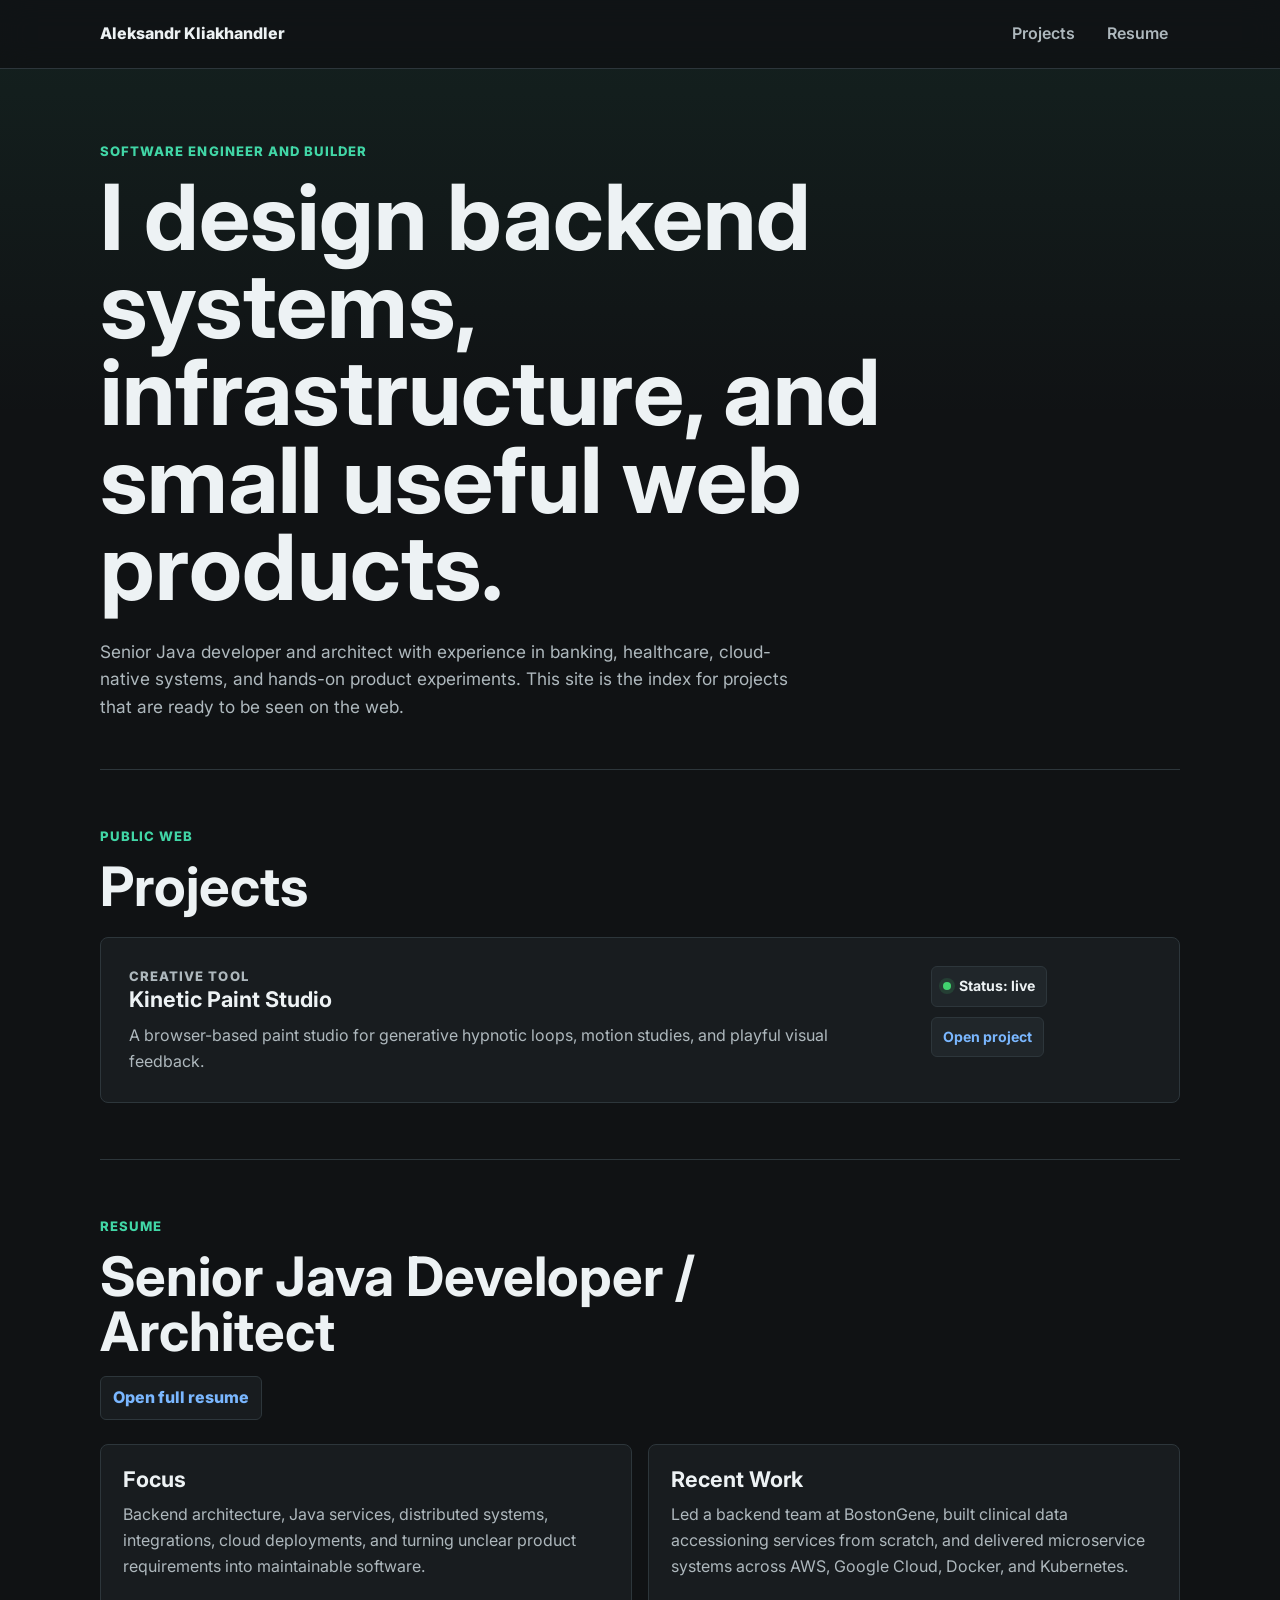
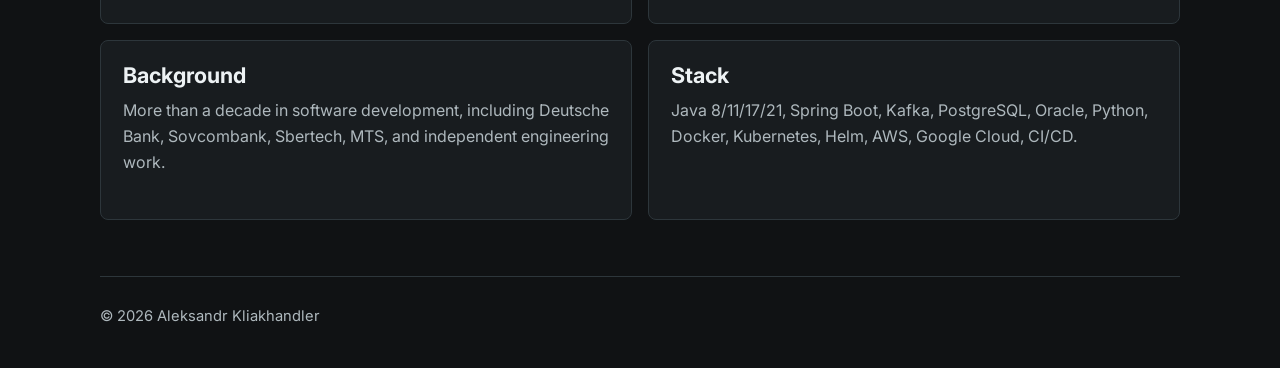
<file: index.html>
<!DOCTYPE html>
<html lang="en">
<head>
    <meta charset="UTF-8">
    <meta name="viewport" content="width=device-width, initial-scale=1.0">
    <title>Aleksandr Kliakhandler - Projects</title>
    <meta name="description" content="Personal index for Aleksandr Kliakhandler: selected web projects and a short professional resume.">
    <link rel="icon" href="favicon.svg" type="image/svg+xml">
    <link rel="stylesheet" href="style.css">
    <link rel="preconnect" href="https://fonts.googleapis.com">
    <link rel="preconnect" href="https://fonts.gstatic.com" crossorigin>
    <link href="https://fonts.googleapis.com/css2?family=Inter:wght@400;500;600;700;800&amp;display=swap" rel="stylesheet">
</head>
<body>
    <header class="site-header">
        <nav class="nav" aria-label="Main navigation">
            <a class="brand" href="/">Aleksandr Kliakhandler</a>
            <div class="nav-links">
                <a href="#projects">Projects</a>
                <a href="resume.html">Resume</a>
            </div>
        </nav>
    </header>

    <main>
        <section class="hero" aria-labelledby="intro-title">
            <div class="hero-copy">
                <p class="eyebrow">Software engineer and builder</p>
                <h1 id="intro-title">I design backend systems, infrastructure, and small useful web products.</h1>
                <p class="intro">
                    Senior Java developer and architect with experience in banking, healthcare, cloud-native systems,
                    and hands-on product experiments. This site is the index for projects that are ready to be seen on the web.
                </p>
            </div>
        </section>

        <section id="projects" class="section" aria-labelledby="projects-title">
            <div class="section-heading">
                <p class="eyebrow">Public web</p>
                <h2 id="projects-title">Projects</h2>
            </div>

            <article class="project-card">
                <div class="project-main">
                    <p class="project-kicker">Creative tool</p>
                    <h3>Kinetic Paint Studio</h3>
                    <p>
                        A browser-based paint studio for generative hypnotic loops, motion studies,
                        and playful visual feedback.
                    </p>
                </div>
                <div class="project-meta" aria-label="Kinetic Paint Studio status">
                    <span class="status-live">Status: live</span>
                    <a class="project-link" href="https://loop-generator.aleksandrkliakhandler.com/">Open project</a>
                </div>
            </article>
        </section>

        <section id="resume" class="section resume-section" aria-labelledby="resume-title">
            <div class="section-heading">
                <p class="eyebrow">Resume</p>
                <h2 id="resume-title">Senior Java Developer / Architect</h2>
                <a class="text-link" href="resume.html">Open full resume</a>
            </div>

            <div class="resume-grid">
                <div>
                    <h3>Focus</h3>
                    <p>
                        Backend architecture, Java services, distributed systems, integrations, cloud deployments,
                        and turning unclear product requirements into maintainable software.
                    </p>
                </div>
                <div>
                    <h3>Recent Work</h3>
                    <p>
                        Led a backend team at BostonGene, built clinical data accessioning services from scratch,
                        and delivered microservice systems across AWS, Google Cloud, Docker, and Kubernetes.
                    </p>
                </div>
                <div>
                    <h3>Background</h3>
                    <p>
                        More than a decade in software development, including Deutsche Bank, Sovcombank, Sbertech,
                        MTS, and independent engineering work.
                    </p>
                </div>
                <div>
                    <h3>Stack</h3>
                    <p>
                        Java 8/11/17/21, Spring Boot, Kafka, PostgreSQL, Oracle, Python, Docker, Kubernetes,
                        Helm, AWS, Google Cloud, CI/CD.
                    </p>
                </div>
            </div>
        </section>
    </main>

    <footer class="footer">
        <p>&copy; 2026 Aleksandr Kliakhandler</p>
    </footer>
</body>
</html>
</file>
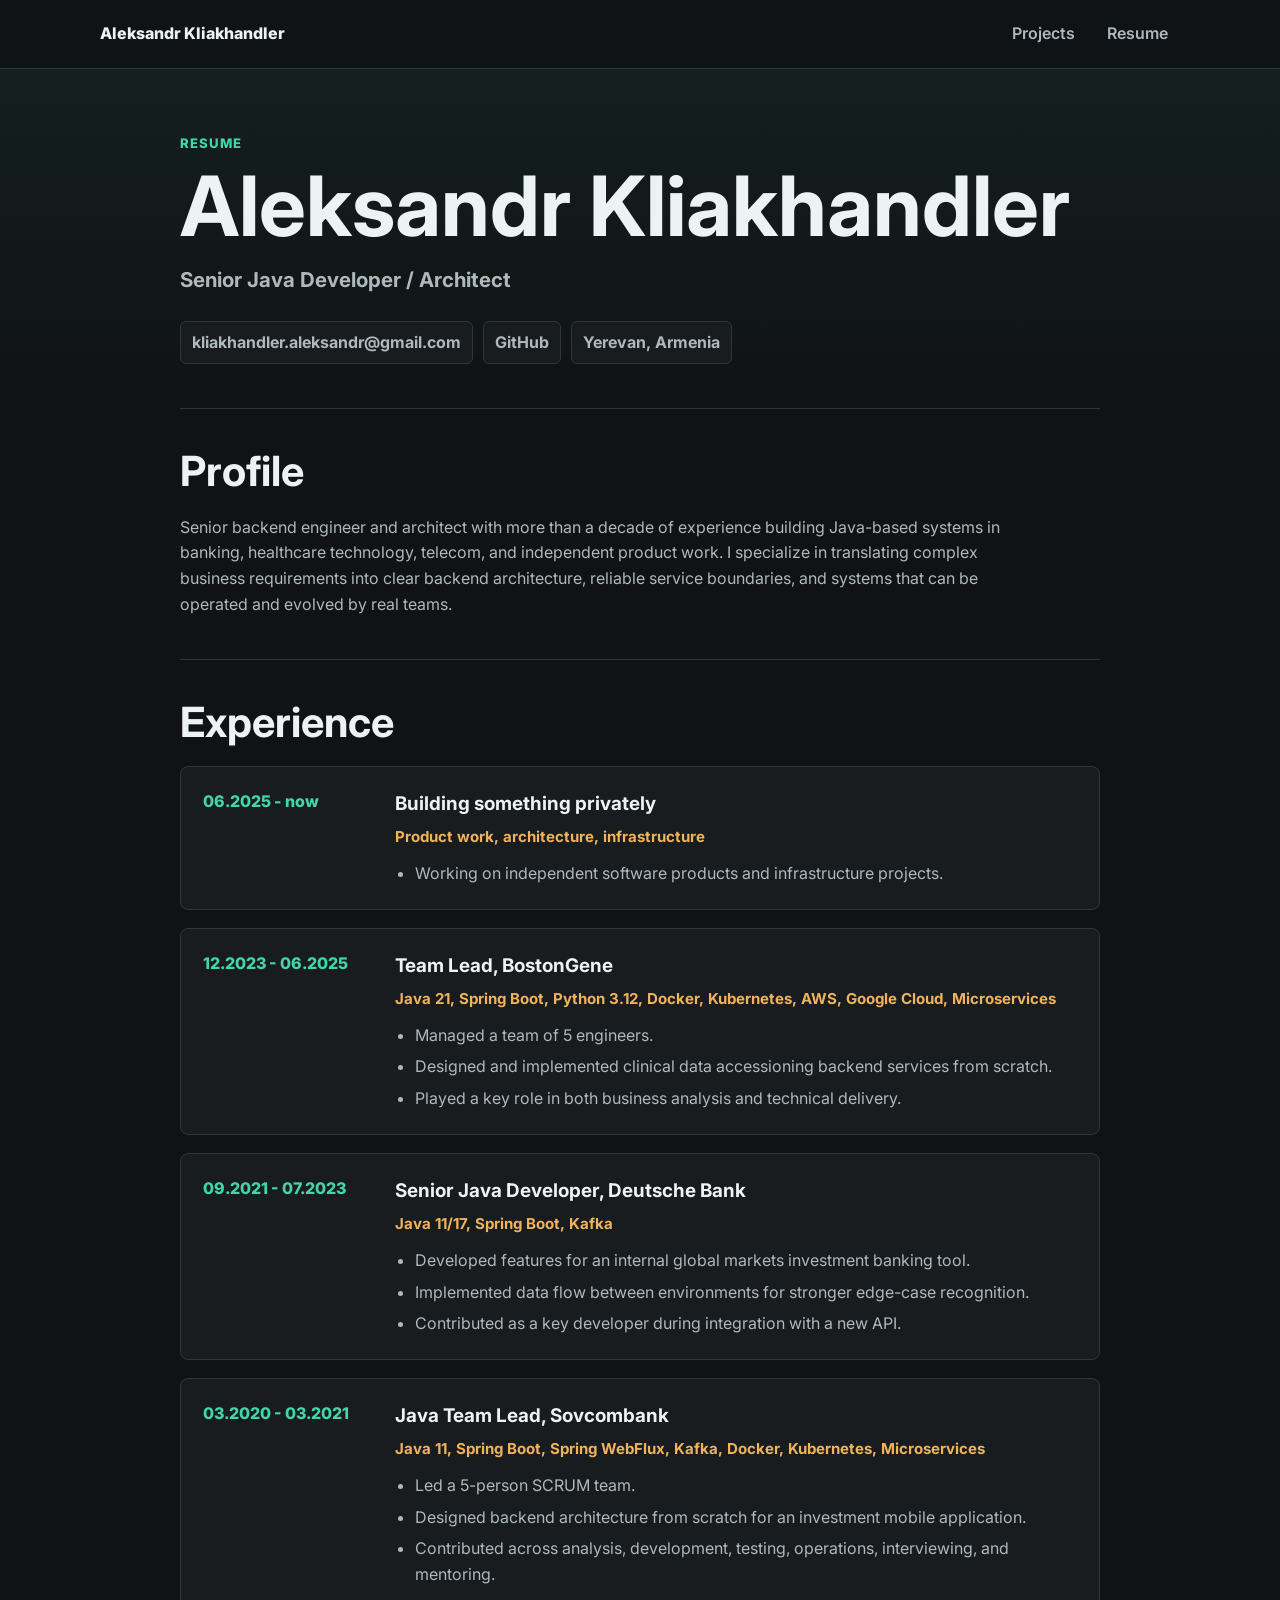
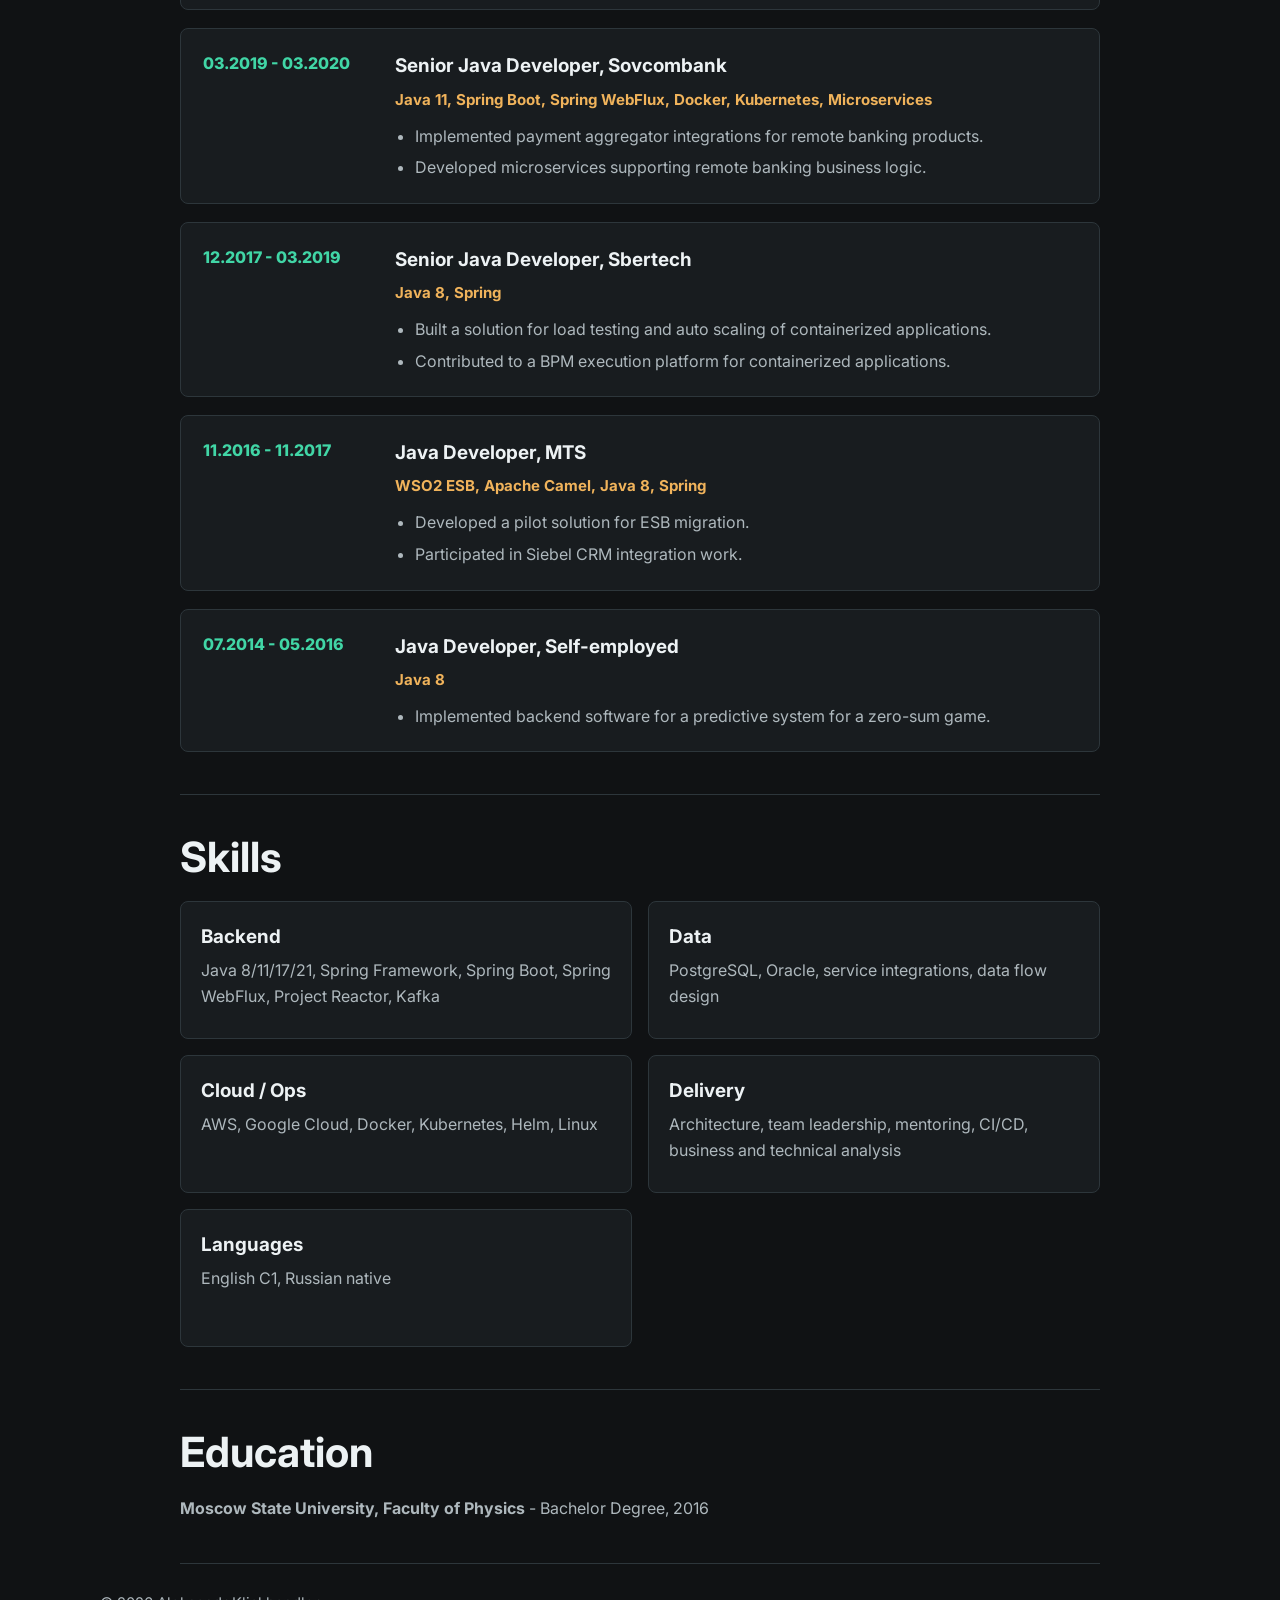
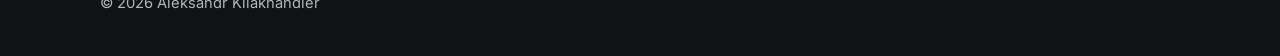
<file: resume.html>
<!DOCTYPE html>
<html lang="en">
<head>
    <meta charset="UTF-8">
    <meta name="viewport" content="width=device-width, initial-scale=1.0">
    <title>Aleksandr Kliakhandler - Resume</title>
    <meta name="description" content="Resume for Aleksandr Kliakhandler, Senior Java Developer and Architect.">
    <link rel="icon" href="favicon.svg" type="image/svg+xml">
    <link rel="stylesheet" href="style.css">
    <link rel="preconnect" href="https://fonts.googleapis.com">
    <link rel="preconnect" href="https://fonts.gstatic.com" crossorigin>
    <link href="https://fonts.googleapis.com/css2?family=Inter:wght@400;500;600;700;800&amp;display=swap" rel="stylesheet">
</head>
<body>
    <header class="site-header">
        <nav class="nav" aria-label="Main navigation">
            <a class="brand" href="/">Aleksandr Kliakhandler</a>
            <div class="nav-links">
                <a href="/#projects">Projects</a>
                <a href="resume.html" aria-current="page">Resume</a>
            </div>
        </nav>
    </header>

    <main class="resume-page">
        <section class="resume-hero" aria-labelledby="resume-name">
            <p class="eyebrow">Resume</p>
            <h1 id="resume-name">Aleksandr Kliakhandler</h1>
            <p class="resume-title">Senior Java Developer / Architect</p>
            <div class="contact-row" aria-label="Contact details">
                <a href="mailto:kliakhandler.aleksandr@gmail.com">kliakhandler.aleksandr@gmail.com</a>
                <a href="https://github.com/AleksandrKliakhandler">GitHub</a>
                <span>Yerevan, Armenia</span>
            </div>
        </section>

        <section class="resume-block" aria-labelledby="profile-title">
            <h2 id="profile-title">Profile</h2>
            <p>
                Senior backend engineer and architect with more than a decade of experience building Java-based systems
                in banking, healthcare technology, telecom, and independent product work. I specialize in translating
                complex business requirements into clear backend architecture, reliable service boundaries, and systems
                that can be operated and evolved by real teams.
            </p>
        </section>

        <section class="resume-block" aria-labelledby="experience-title">
            <h2 id="experience-title">Experience</h2>

            <div class="experience-list">
                <article class="experience-item">
                    <div class="experience-date">06.2025 - now</div>
                    <div class="experience-content">
                        <h3>Building something privately</h3>
                        <p class="tech-stack">Product work, architecture, infrastructure</p>
                        <ul>
                            <li>Working on independent software products and infrastructure projects.</li>
                        </ul>
                    </div>
                </article>

                <article class="experience-item">
                    <div class="experience-date">12.2023 - 06.2025</div>
                    <div class="experience-content">
                        <h3>Team Lead, BostonGene</h3>
                        <p class="tech-stack">Java 21, Spring Boot, Python 3.12, Docker, Kubernetes, AWS, Google Cloud, Microservices</p>
                        <ul>
                            <li>Managed a team of 5 engineers.</li>
                            <li>Designed and implemented clinical data accessioning backend services from scratch.</li>
                            <li>Played a key role in both business analysis and technical delivery.</li>
                        </ul>
                    </div>
                </article>

                <article class="experience-item">
                    <div class="experience-date">09.2021 - 07.2023</div>
                    <div class="experience-content">
                        <h3>Senior Java Developer, Deutsche Bank</h3>
                        <p class="tech-stack">Java 11/17, Spring Boot, Kafka</p>
                        <ul>
                            <li>Developed features for an internal global markets investment banking tool.</li>
                            <li>Implemented data flow between environments for stronger edge-case recognition.</li>
                            <li>Contributed as a key developer during integration with a new API.</li>
                        </ul>
                    </div>
                </article>

                <article class="experience-item">
                    <div class="experience-date">03.2020 - 03.2021</div>
                    <div class="experience-content">
                        <h3>Java Team Lead, Sovcombank</h3>
                        <p class="tech-stack">Java 11, Spring Boot, Spring WebFlux, Kafka, Docker, Kubernetes, Microservices</p>
                        <ul>
                            <li>Led a 5-person SCRUM team.</li>
                            <li>Designed backend architecture from scratch for an investment mobile application.</li>
                            <li>Contributed across analysis, development, testing, operations, interviewing, and mentoring.</li>
                        </ul>
                    </div>
                </article>

                <article class="experience-item">
                    <div class="experience-date">03.2019 - 03.2020</div>
                    <div class="experience-content">
                        <h3>Senior Java Developer, Sovcombank</h3>
                        <p class="tech-stack">Java 11, Spring Boot, Spring WebFlux, Docker, Kubernetes, Microservices</p>
                        <ul>
                            <li>Implemented payment aggregator integrations for remote banking products.</li>
                            <li>Developed microservices supporting remote banking business logic.</li>
                        </ul>
                    </div>
                </article>

                <article class="experience-item">
                    <div class="experience-date">12.2017 - 03.2019</div>
                    <div class="experience-content">
                        <h3>Senior Java Developer, Sbertech</h3>
                        <p class="tech-stack">Java 8, Spring</p>
                        <ul>
                            <li>Built a solution for load testing and auto scaling of containerized applications.</li>
                            <li>Contributed to a BPM execution platform for containerized applications.</li>
                        </ul>
                    </div>
                </article>

                <article class="experience-item">
                    <div class="experience-date">11.2016 - 11.2017</div>
                    <div class="experience-content">
                        <h3>Java Developer, MTS</h3>
                        <p class="tech-stack">WSO2 ESB, Apache Camel, Java 8, Spring</p>
                        <ul>
                            <li>Developed a pilot solution for ESB migration.</li>
                            <li>Participated in Siebel CRM integration work.</li>
                        </ul>
                    </div>
                </article>

                <article class="experience-item">
                    <div class="experience-date">07.2014 - 05.2016</div>
                    <div class="experience-content">
                        <h3>Java Developer, Self-employed</h3>
                        <p class="tech-stack">Java 8</p>
                        <ul>
                            <li>Implemented backend software for a predictive system for a zero-sum game.</li>
                        </ul>
                    </div>
                </article>
            </div>
        </section>

        <section class="resume-block" aria-labelledby="skills-title">
            <h2 id="skills-title">Skills</h2>
            <div class="skills-list">
                <div>
                    <h3>Backend</h3>
                    <p>Java 8/11/17/21, Spring Framework, Spring Boot, Spring WebFlux, Project Reactor, Kafka</p>
                </div>
                <div>
                    <h3>Data</h3>
                    <p>PostgreSQL, Oracle, service integrations, data flow design</p>
                </div>
                <div>
                    <h3>Cloud / Ops</h3>
                    <p>AWS, Google Cloud, Docker, Kubernetes, Helm, Linux</p>
                </div>
                <div>
                    <h3>Delivery</h3>
                    <p>Architecture, team leadership, mentoring, CI/CD, business and technical analysis</p>
                </div>
                <div>
                    <h3>Languages</h3>
                    <p>English C1, Russian native</p>
                </div>
            </div>
        </section>

        <section class="resume-block" aria-labelledby="education-title">
            <h2 id="education-title">Education</h2>
            <p><strong>Moscow State University, Faculty of Physics</strong> - Bachelor Degree, 2016</p>
        </section>
    </main>

    <footer class="footer">
        <p>&copy; 2026 Aleksandr Kliakhandler</p>
    </footer>
</body>
</html>
</file>
<file: style.css>
:root {
    --bg: #101214;
    --surface: #181c1f;
    --surface-strong: #20262a;
    --text: #edf2f4;
    --muted: #aeb8bd;
    --line: #2d363b;
    --accent: #41d6a6;
    --accent-2: #f0b35b;
    --accent-3: #7ab7ff;
}

* {
    box-sizing: border-box;
}

html {
    scroll-behavior: smooth;
}

body {
    min-width: 320px;
    margin: 0;
    font-family: Inter, system-ui, -apple-system, BlinkMacSystemFont, "Segoe UI", sans-serif;
    background:
        linear-gradient(180deg, rgba(65, 214, 166, 0.08), transparent 420px),
        var(--bg);
    color: var(--text);
    line-height: 1.6;
}

a {
    color: inherit;
    text-decoration: none;
}

.site-header {
    border-bottom: 1px solid var(--line);
    background: rgba(16, 18, 20, 0.9);
    position: sticky;
    top: 0;
    z-index: 10;
    backdrop-filter: blur(14px);
}

.nav {
    width: min(1080px, calc(100% - 32px));
    min-height: 68px;
    margin: 0 auto;
    display: flex;
    align-items: center;
    justify-content: space-between;
    gap: 20px;
}

.brand {
    font-weight: 800;
    letter-spacing: 0;
}

.nav-links {
    display: flex;
    align-items: center;
    gap: 8px;
}

.nav-links a {
    min-height: 40px;
    padding: 8px 12px;
    border-radius: 6px;
    color: var(--muted);
    font-weight: 600;
}

.nav-links a:hover {
    color: var(--text);
    background: var(--surface);
}

main {
    width: min(1080px, calc(100% - 32px));
    margin: 0 auto;
}

.hero {
    min-height: 58vh;
    display: grid;
    align-items: center;
    padding: 72px 0 48px;
    border-bottom: 1px solid var(--line);
}

.hero-copy {
    max-width: 860px;
}

.eyebrow {
    margin: 0 0 12px;
    color: var(--accent);
    font-size: 0.82rem;
    font-weight: 800;
    letter-spacing: 0.08em;
    text-transform: uppercase;
}

h1,
h2,
h3,
p {
    overflow-wrap: anywhere;
}

h1 {
    max-width: 920px;
    margin: 0;
    font-size: clamp(2.4rem, 8vw, 5.7rem);
    line-height: 0.96;
    letter-spacing: 0;
}

.intro {
    max-width: 720px;
    margin: 26px 0 0;
    color: var(--muted);
    font-size: 1.08rem;
}

.section {
    padding: 56px 0;
    border-bottom: 1px solid var(--line);
}

.section-heading {
    max-width: 720px;
    margin-bottom: 24px;
}

.text-link {
    display: inline-flex;
    align-items: center;
    min-height: 40px;
    margin-top: 18px;
    padding: 8px 12px;
    border: 1px solid var(--line);
    border-radius: 6px;
    background: var(--surface);
    color: var(--accent-3);
    font-weight: 800;
}

.text-link:hover {
    color: var(--text);
    border-color: var(--accent-3);
}

h2 {
    margin: 0;
    font-size: clamp(2rem, 5vw, 3.4rem);
    line-height: 1;
    letter-spacing: 0;
}

.project-card {
    display: grid;
    grid-template-columns: minmax(0, 1fr) 220px;
    gap: 28px;
    align-items: start;
    padding: 28px;
    border: 1px solid var(--line);
    border-radius: 8px;
    background: var(--surface);
}

.project-kicker {
    margin: 0 0 8px;
    color: var(--accent-2);
    font-size: 0.82rem;
    font-weight: 800;
    letter-spacing: 0.08em;
    text-transform: uppercase;
}

.project-card h3,
.resume-grid h3 {
    margin: 0 0 10px;
    font-size: 1.35rem;
    line-height: 1.2;
}

.project-card p,
.resume-grid p {
    margin: 0;
    color: var(--muted);
}

.project-meta {
    display: grid;
    gap: 10px;
}

.project-meta span,
.project-link {
    min-height: 38px;
    display: inline-flex;
    align-items: center;
    width: fit-content;
    max-width: 100%;
    padding: 8px 11px;
    border: 1px solid var(--line);
    border-radius: 6px;
    background: var(--surface-strong);
    color: var(--text);
    font-size: 0.88rem;
    font-weight: 700;
}

.project-link {
    color: var(--accent-3);
}

.status-live {
    gap: 8px;
}

.status-live::before {
    width: 8px;
    height: 8px;
    border-radius: 50%;
    background: #41d66f;
    box-shadow: 0 0 0 4px rgba(65, 214, 111, 0.14);
    content: "";
}

.project-link:hover,
.project-link:focus-visible {
    border-color: var(--accent-3);
    background: var(--surface);
    color: var(--text);
}

.resume-grid {
    display: grid;
    grid-template-columns: repeat(2, minmax(0, 1fr));
    gap: 16px;
}

.resume-grid > div {
    min-height: 180px;
    padding: 22px;
    border: 1px solid var(--line);
    border-radius: 8px;
    background: var(--surface);
}

.footer {
    width: min(1080px, calc(100% - 32px));
    margin: 0 auto;
    padding: 28px 0 40px;
    color: var(--muted);
    font-size: 0.92rem;
}

.footer p {
    margin: 0;
}

.resume-page {
    max-width: 920px;
}

.resume-hero {
    padding: 64px 0 44px;
    border-bottom: 1px solid var(--line);
}

.resume-hero h1 {
    font-size: clamp(2.7rem, 8vw, 5.2rem);
}

.resume-title {
    margin: 18px 0 0;
    color: var(--muted);
    font-size: 1.28rem;
    font-weight: 700;
}

.contact-row {
    display: flex;
    flex-wrap: wrap;
    gap: 10px;
    margin-top: 24px;
}

.contact-row a,
.contact-row span {
    min-height: 38px;
    display: inline-flex;
    align-items: center;
    padding: 8px 11px;
    border: 1px solid var(--line);
    border-radius: 6px;
    background: var(--surface);
    color: var(--muted);
    font-weight: 700;
}

.contact-row a:hover {
    color: var(--text);
    border-color: var(--accent);
}

.resume-block {
    padding: 42px 0;
    border-bottom: 1px solid var(--line);
}

.resume-block h2 {
    margin-bottom: 22px;
    font-size: clamp(1.7rem, 4vw, 2.6rem);
}

.resume-block > p {
    max-width: 820px;
    margin: 0;
    color: var(--muted);
}

.experience-list {
    display: grid;
    gap: 18px;
}

.experience-item {
    display: grid;
    grid-template-columns: 170px minmax(0, 1fr);
    gap: 22px;
    padding: 22px;
    border: 1px solid var(--line);
    border-radius: 8px;
    background: var(--surface);
}

.experience-date {
    color: var(--accent);
    font-weight: 800;
}

.experience-content h3,
.skills-list h3 {
    margin: 0 0 6px;
    font-size: 1.18rem;
}

.tech-stack {
    margin: 0 0 12px;
    color: var(--accent-2);
    font-size: 0.94rem;
    font-weight: 700;
}

.experience-content ul {
    margin: 0;
    padding-left: 20px;
    color: var(--muted);
}

.experience-content li + li {
    margin-top: 6px;
}

.skills-list {
    display: grid;
    grid-template-columns: repeat(2, minmax(0, 1fr));
    gap: 16px;
}

.skills-list > div {
    min-height: 138px;
    padding: 20px;
    border: 1px solid var(--line);
    border-radius: 8px;
    background: var(--surface);
}

.skills-list p {
    margin: 0;
    color: var(--muted);
}

@media (max-width: 760px) {
    .nav {
        min-height: 62px;
        align-items: flex-start;
        flex-direction: column;
        justify-content: center;
        padding: 12px 0;
    }

    .nav-links {
        width: 100%;
    }

    .hero {
        min-height: auto;
        padding: 54px 0 42px;
    }

    .project-card,
    .resume-grid,
    .experience-item,
    .skills-list {
        grid-template-columns: 1fr;
    }

    .project-card {
        padding: 22px;
    }

    .resume-grid > div {
        min-height: auto;
    }
}
</file>
